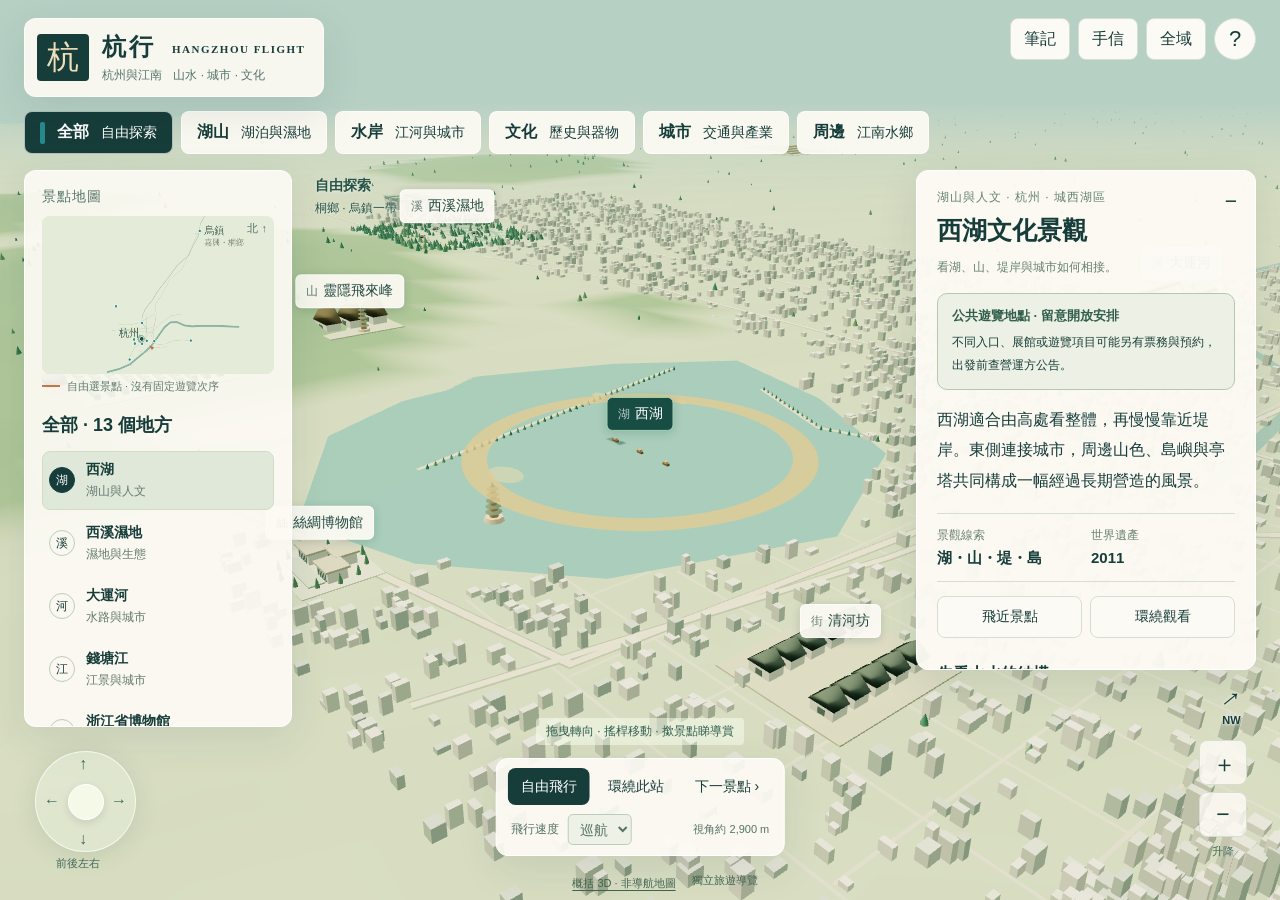
<file: index.html>
<!doctype html>
<html lang="zh-HK">
<head>
<meta charset="utf-8"><meta name="viewport" content="width=device-width,initial-scale=1,viewport-fit=cover"><meta name="theme-color" content="#153e3c"><meta name="referrer" content="no-referrer"><meta http-equiv="Content-Security-Policy" content="default-src 'self'; script-src 'self'; style-src 'self' 'unsafe-inline'; img-src 'self' data: blob:; connect-src 'self'; font-src 'self'; object-src 'none'; base-uri 'self'; form-action 'none'">
<title>杭行｜杭州與江南 3D 自由導覽</title><meta name="description" content="用3D航拍視角探索西湖、西溪、大運河、錢塘江與江南水鄉。自由選擇景點，閱讀山水與文化背景。">
<link rel="icon" type="image/svg+xml" href="data:image/svg+xml,%3Csvg xmlns='http://www.w3.org/2000/svg' viewBox='0 0 32 32'%3E%3Crect width='32' height='32' rx='7' fill='%23153e3c'/%3E%3Cpath d='M5 20 12 8 19 20M13 20l7-13 7 13M5 25h22' fill='none' stroke='%23f2dfb1' stroke-width='2'/%3E%3C/svg%3E">
<link rel="stylesheet" href="./style.css">
</head>
<body>
<main id="app">
<div id="world" tabindex="0" aria-label="杭州3D航拍場景。拖曳轉向，WASD或搖桿移動，R和F升降。"></div><div id="labels"></div>
<header class="topbar"><div class="brand"><span class="seal" aria-hidden="true">杭</span><div><h1>杭行 <span>HANGZHOU FLIGHT</span></h1><p>杭州與江南 <span>山水 · 城市 · 文化</span></p></div></div><div class="top-actions"><button id="show-explorer" aria-expanded="false" aria-controls="explorer">景點</button><button id="city-knowledge" aria-label="認識杭州">筆記</button><button id="souvenirs" aria-label="手信選購指南">手信</button><button id="overview">全域</button><button id="help" class="circle" aria-label="操作及資料說明">?</button></div></header>
<nav class="categorybar" aria-label="選擇探索主題" id="categories"></nav>
<aside id="explorer" aria-label="景點清單與地圖"><div class="aside-heading"><span>景點地圖</span><button id="close-explorer" class="circle" aria-label="收起景點">×</button></div><div class="map-wrap"><canvas id="minimap" width="560" height="350" aria-label="杭州與烏鎮景點總覽；可點選景點"></canvas><span>北 ↑</span></div><div class="map-key"><i></i><span>自由選景點 · 沒有固定遊覽次序</span></div><h2 id="category-title"></h2><ol id="stops"></ol><p class="explorer-note">從主題選擇景點；地圖只供認識地理關係，現場資訊請查景區公告。</p></aside>
<div class="scene-status"><span id="mode-label">自由探索</span><span id="region-label">杭州 · 西湖一帶</span></div>
<div class="compass" aria-label="視角方位"><span id="compass-needle">↑</span><b id="heading">N</b></div>
<aside id="guide" class="guide" aria-label="地點導賞"><button id="guide-teaser" aria-expanded="false" aria-controls="guide-content"></button><div id="guide-content"></div></aside>
<div class="flight-console"><div class="flight-mode" role="group" aria-label="飛行方式"><button id="free-mode" class="active" aria-pressed="true">自由飛行</button><button id="orbit-mode" aria-pressed="false">環繞此站</button><button id="next-stop">下一景點 ›</button></div><div class="speed-control"><label for="speed-select">飛行速度</label><select id="speed-select"><option value="0.65">慢遊</option><option value="3.5" selected>巡航</option><option value="24">跨城</option></select><span id="altitude">視角高度</span></div></div>
<div id="joystick" aria-label="按住並拖曳控制前後左右移動" role="group"><span class="joy-n">↑</span><span class="joy-w">←</span><span class="joy-e">→</span><span class="joy-s">↓</span><div id="knob"></div></div><span class="joystick-label">前後左右</span>
<div class="alt-controls"><button id="rise" aria-label="按住上升">＋</button><button id="lower" aria-label="按住下降">−</button><span>升降</span></div>
<div id="scene-hint">拖曳轉向 · 搖桿移動 · 撳景點睇導賞</div>
<footer><button id="model-note">概括 3D · 非導航地圖</button><span>獨立旅遊導覽</span></footer><div id="toast" role="status" aria-live="polite"></div>
<div id="loading" role="status"><span class="loading-mark">杭</span><strong>正在展開杭州山水</strong><p>準備湖山、水岸與江南街景</p></div>
<dialog id="info-dialog"><div class="dialog-top"><span>杭州隨行筆記</span><button class="dialog-close circle" aria-label="關閉">×</button></div><h2>先認識這片山水。</h2><div id="knowledge-cards"></div></dialog>
<dialog id="souvenir-dialog" aria-labelledby="souvenir-title"><button class="dialog-close" aria-label="關閉">×</button><p class="eyebrow">TAKE A LITTLE HANGZHOU HOME</p><h2 id="souvenir-title">帶一點杭州回去</h2><p class="dialog-intro">六種手信靈感，先看材料與標示，再選自己喜歡的。沒有固定店家清單或即時售價；食品介紹及選購提示為編輯建議。</p><div id="souvenir-cards" class="knowledge-grid"></div></dialog>
<dialog id="help-dialog"><div class="dialog-top"><span>操作與資料</span><button class="dialog-close circle" aria-label="關閉">×</button></div><h2>像航拍機一樣探索。</h2><p><b>手機與平板</b><br>拖曳畫面轉向；左下搖桿移動；右下＋／−升降。雙指縮放可前進或後退。鬆手就停。</p><p><b>電腦</b><br>W A S D 移動，R／F 升降，方向鍵轉向，滑鼠拖曳看四周，滾輪前進／後退。Esc 停止環繞並收起面板。</p><p><b>按主題自由選擇</b><br>湖山、水岸、文化與周邊分類沒有固定日期或遊覽順序。「下一景點」只切換清單。遠距離移動可用「跨城」速度，亦可直接選目的地飛近。</p><p><b>簡化景觀模型</b><br>地形、水道、道路及建築是概括示意；民居、橋與展館使用通用造型。比例及高度經調整，不能作導航、測量或辨認真實入口。這裏沒有即時街景或實景掃描。</p><p><b>內容來源</b><br>景點介紹由公開資料重新撰寫，來源列於各景點。票價、船班、開放時間與展覽可能調整，出發前請查營運方資訊。本網站是獨立旅遊作品，未獲場館或任何部門背書。</p><p><b>私隱</b><br>應用沒有登入、表格、定位、分析追蹤、廣告或瀏覽紀錄儲存。外部資料連結由你點擊才開啟；網站託管服務仍可能處理 IP 及一般連線紀錄。<a href="./privacy.html">查看私隱及素材說明</a>。</p><p class="small">3D引擎：Three.js（MIT）。<a href="./vendor/THREE-LICENSE.txt" target="_blank" rel="noopener noreferrer">查看授權</a>。景觀圖形由程式繪製；沒有使用外部照片、標誌或地圖貼圖。</p></dialog>
</main>
<noscript><p>請啟用 JavaScript，以操作3D導覽；景點介紹來源列於網站資料說明。</p></noscript>
<script type="module" src="./app.js"></script>
</body></html>
</file>
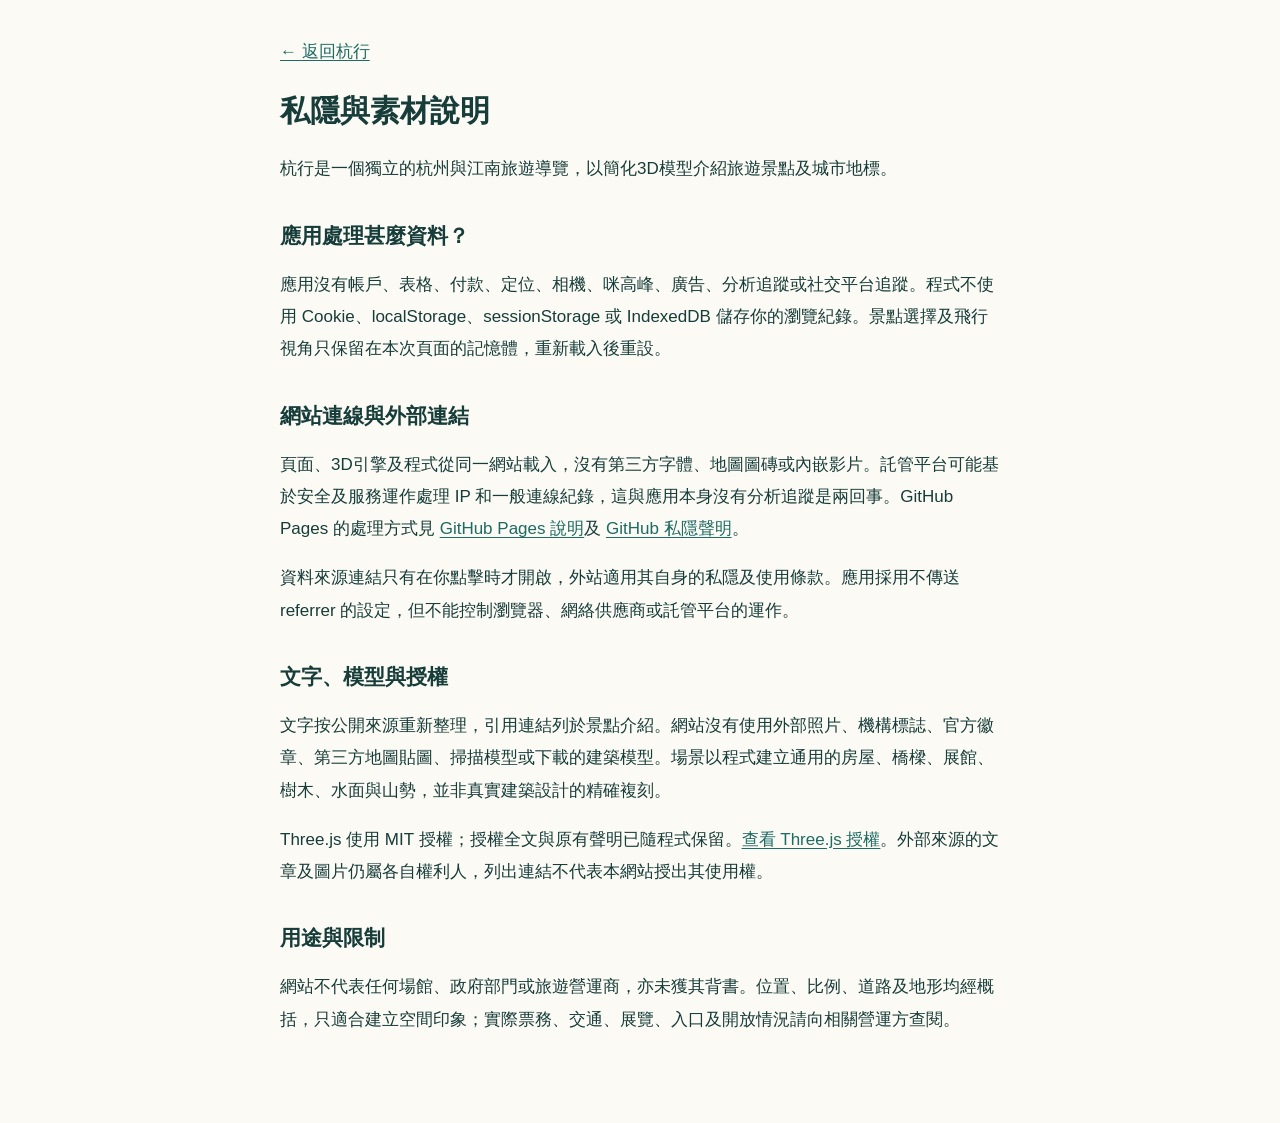
<file: privacy.html>
<!doctype html><html lang="zh-HK"><head><meta charset="utf-8"><meta name="viewport" content="width=device-width,initial-scale=1"><meta name="referrer" content="no-referrer"><meta http-equiv="Content-Security-Policy" content="default-src 'none'; style-src 'unsafe-inline'; base-uri 'none'; form-action 'none'"><title>私隱與素材｜杭行</title><style>body{margin:0;background:#fcfaf4;color:#173d3a;font:17px/1.9 -apple-system,BlinkMacSystemFont,"PingFang TC","Microsoft JhengHei",sans-serif}main{max-width:720px;padding:36px 24px 70px;margin:auto}h1,h2{line-height:1.5}h1{font-size:30px}h2{font-size:21px;margin-top:34px}a{color:#1d6b63;text-underline-offset:3px}small{font-size:14px}li{margin:8px 0}</style></head><body><main><a href="./index.html">← 返回杭行</a><h1>私隱與素材說明</h1><p>杭行是一個獨立的杭州與江南旅遊導覽，以簡化3D模型介紹旅遊景點及城市地標。</p><h2>應用處理甚麼資料？</h2><p>應用沒有帳戶、表格、付款、定位、相機、咪高峰、廣告、分析追蹤或社交平台追蹤。程式不使用 Cookie、localStorage、sessionStorage 或 IndexedDB 儲存你的瀏覽紀錄。景點選擇及飛行視角只保留在本次頁面的記憶體，重新載入後重設。</p><h2>網站連線與外部連結</h2><p>頁面、3D引擎及程式從同一網站載入，沒有第三方字體、地圖圖磚或內嵌影片。託管平台可能基於安全及服務運作處理 IP 和一般連線紀錄，這與應用本身沒有分析追蹤是兩回事。GitHub Pages 的處理方式見 <a href="https://docs.github.com/en/pages/getting-started-with-github-pages/what-is-github-pages" target="_blank" rel="noopener noreferrer">GitHub Pages 說明</a>及 <a href="https://docs.github.com/en/site-policy/privacy-policies/github-general-privacy-statement" target="_blank" rel="noopener noreferrer">GitHub 私隱聲明</a>。</p><p>資料來源連結只有在你點擊時才開啟，外站適用其自身的私隱及使用條款。應用採用不傳送 referrer 的設定，但不能控制瀏覽器、網絡供應商或託管平台的運作。</p><h2>文字、模型與授權</h2><p>文字按公開來源重新整理，引用連結列於景點介紹。網站沒有使用外部照片、機構標誌、官方徽章、第三方地圖貼圖、掃描模型或下載的建築模型。場景以程式建立通用的房屋、橋樑、展館、樹木、水面與山勢，並非真實建築設計的精確複刻。</p><p>Three.js 使用 MIT 授權；授權全文與原有聲明已隨程式保留。<a href="./vendor/THREE-LICENSE.txt">查看 Three.js 授權</a>。外部來源的文章及圖片仍屬各自權利人，列出連結不代表本網站授出其使用權。</p><h2>用途與限制</h2><p>網站不代表任何場館、政府部門或旅遊營運商，亦未獲其背書。位置、比例、道路及地形均經概括，只適合建立空間印象；實際票務、交通、展覽、入口及開放情況請向相關營運方查閱。</p></main></body></html>
</file>
<file: style.css>
:root{font-family:-apple-system,BlinkMacSystemFont,"Noto Sans TC","PingFang TC","Microsoft JhengHei",sans-serif;color:#173d3a;background:#b9d5cb;font-size:16px;--ink:#173d3a;--paper:#fcfaf4;--line:#d6ded1;--jade:#237b72;--accent:#c67548;--shadow:0 12px 40px #183d3a1a}*{box-sizing:border-box}body{margin:0}button,select{font:inherit;color:inherit}button{cursor:pointer;border:1px solid var(--line);background:var(--paper);border-radius:8px;min-height:42px;padding:8px 13px;transition:background .18s,border-color .18s}button:hover{background:#e7eedf;border-color:#809c8c}button:focus-visible,select:focus-visible,a:focus-visible,#world:focus-visible{outline:3px solid #d9803f;outline-offset:3px}button:disabled{opacity:.5;cursor:default}button.active{background:var(--ink);border-color:var(--ink);color:#fff}a{color:#1d6b63;text-underline-offset:3px}p{line-height:1.8}h1,h2,h3,p{margin-top:0}#app{height:100dvh;min-height:460px;overflow:hidden;position:relative}#world,#labels{position:absolute;inset:0}#world{touch-action:none;outline:none}#world canvas{display:block;width:100%;height:100%}#labels{pointer-events:none;overflow:hidden}.place-label{position:absolute;left:0;top:0;white-space:nowrap;transform:translate(-50%,-100%);padding:6px 10px;border-radius:6px;min-height:34px;font-size:.875rem;border:1px solid #ffffffaa;box-shadow:0 2px 10px #143f3930;pointer-events:auto;background:#fcfaf4ec;color:#254b43;will-change:transform}.place-label.active{background:#184d44;color:#fff;border-color:#a3d5b8}.place-label small{margin-right:5px;color:inherit;opacity:.7}.topbar{position:absolute;z-index:5;top:max(18px,env(safe-area-inset-top));left:24px;right:24px;display:flex;justify-content:space-between;gap:16px;pointer-events:none}.brand{display:flex;align-items:center;gap:13px;background:#fcfaf4ed;padding:12px 18px 12px 12px;border:1px solid #fff9;border-radius:12px;box-shadow:var(--shadow);pointer-events:auto}.seal{font-family:"Songti TC","PMingLiU",serif;font-size:32px;background:var(--ink);color:#eedfbb;padding:6px 10px;border-radius:4px;line-height:1.1}.brand h1{font-family:"Songti TC",serif;font-size:24px;font-weight:600;margin:0;letter-spacing:3px}.brand h1 span{font-family:inherit;font-size:11px;letter-spacing:1.5px;vertical-align:middle;margin-left:7px}.brand p{margin:3px 0 0;font-size:12px;line-height:1.5;color:#55726a}.brand p span{margin-left:8px}.top-actions{display:flex;align-items:flex-start;gap:8px;pointer-events:auto}.circle{width:42px;min-width:42px;padding:4px;border-radius:50%;font-size:22px}.categorybar{position:absolute;top:111px;left:24px;right:24px;display:flex;gap:8px;z-index:4;overflow:auto;scrollbar-width:none}.categorybar button{display:flex;gap:12px;align-items:center;background:#fcfaf4ee;white-space:nowrap;border-color:#ffffffaa;min-height:43px;font-size:14px;padding:9px 15px}.categorybar button b{font-size:16px}.categorybar button.active{background:var(--ink);color:white}.categorybar button.active:before{content:'';width:5px;height:22px;background:var(--theme);border-radius:2px}.categorybar button small{font-size:12px;opacity:.7}#explorer{position:absolute;left:24px;top:170px;bottom:173px;width:268px;background:#fcfaf4ed;border:1px solid #ffffffe0;border-radius:12px;box-shadow:var(--shadow);padding:17px;overflow:auto;z-index:4;scrollbar-width:thin}.aside-heading{display:flex;align-items:center;justify-content:space-between;font-size:14px;letter-spacing:1px;color:#55746a}.aside-heading .circle{min-height:30px;width:30px;min-width:30px;font-size:20px}#close-explorer,#show-explorer{display:none}.map-wrap{height:158px;position:relative;margin:10px 0 4px;border-radius:8px;overflow:hidden;background:#e6ecdc}.map-wrap canvas{width:100%;height:100%;cursor:crosshair;display:block}.map-wrap>span{position:absolute;right:7px;top:5px;font-size:11px;color:#5a7163;pointer-events:none}.map-key{display:flex;gap:7px;align-items:center;font-size:11px;color:#647b70;line-height:1.5}.map-key i{display:inline-block;width:18px;height:2px;background:var(--accent)}#category-title{font-size:18px;font-weight:600;margin:18px 0 14px}#stops{padding:0;margin:0;list-style:none}#stops li{position:relative;padding-left:0;margin:0 0 4px}#stops button{display:flex;width:100%;align-items:center;text-align:left;gap:11px;border:1px solid transparent;background:transparent;padding:9px 6px}.stop-number{display:grid;place-items:center;min-width:26px;width:26px;height:26px;border:1px solid #bdcbbd;border-radius:50%;font-size:12px}.stop-text strong{display:block;font-size:14px;font-weight:600}.stop-text small{display:block;font-size:12px;line-height:1.5;color:#63796d;margin-top:3px}#stops button.active{color:var(--ink);background:#e0e9d9;border-color:#cfddc8}#stops button.active .stop-number{color:#fff;background:var(--ink);border-color:var(--ink)}.explorer-note{font-size:12px;line-height:1.7;color:#6c7e72;margin:18px 0 0}.scene-status{position:absolute;left:315px;top:177px;display:flex;flex-direction:column;gap:5px;font-size:12px;color:#255348;text-shadow:0 1px 3px #fff8;pointer-events:none}#mode-label{text-transform:uppercase;font-size:14px;font-weight:600}.compass{position:absolute;right:27px;bottom:174px;width:43px;display:grid;place-items:center;text-shadow:0 1px 3px white;pointer-events:none}.compass span{font-size:28px;display:block;transform-origin:center}.compass b{font-size:11px}.guide{position:absolute;right:24px;top:170px;bottom:230px;width:340px;background:#fcfaf4f5;border:1px solid #fff;border-radius:12px;box-shadow:var(--shadow);z-index:4;overflow:hidden;display:flex;flex-direction:column}#guide-teaser{border:0;border-radius:0;background:transparent;text-align:left;padding:18px 20px 16px;display:block;flex-shrink:0}#guide-teaser .eyebrow{font-size:12px;color:#658072;display:block;margin-bottom:7px;letter-spacing:1px}#guide-teaser strong{display:block;font-family:"Songti TC","PMingLiU",serif;font-size:25px;line-height:1.4;font-weight:600;padding-right:24px}#guide-teaser .chevron{position:absolute;right:18px;top:18px;font-size:21px}#guide-teaser small{display:block;font-size:12px;line-height:1.7;margin-top:9px;color:#677f73}#guide-content{overflow:auto;scrollbar-width:thin;padding:0 20px 22px}#guide-content p{font-size:16px;line-height:1.9}#guide-content h3{font-size:16px;line-height:1.7;margin:22px 0 7px}.place-intro{margin:4px 0 17px}.fact-row{display:flex;gap:10px;border-top:1px solid var(--line);border-bottom:1px solid var(--line);padding:13px 0}.fact-row div{flex:1;min-width:0}.fact-row small{display:block;font-size:12px;color:#6e8277;margin-bottom:5px}.fact-row strong{font-size:15px;font-weight:600}.position-note{padding:10px 12px;background:#edece1;font-size:12px!important;line-height:1.7!important;border-left:2px solid #be855b;border-radius:3px;margin:20px 0 12px}.source-list{font-size:12px;line-height:1.8;color:#6a7d71;border-top:1px solid var(--line);padding-top:13px}.source-list span,.source-list a{display:block;margin:5px 0}.guide-actions{display:flex;gap:8px;margin:14px 0 4px}.guide-actions button{flex:1;font-size:14px}.guide.minimized{top:auto;bottom:181px}.guide.minimized #guide-content{display:none}.guide.minimized #guide-teaser{padding:13px 17px}.guide.minimized #guide-teaser strong{font-size:21px}.guide.minimized #guide-teaser .eyebrow{margin-bottom:2px}.guide.minimized #guide-teaser small{display:none}.flight-console{position:absolute;z-index:4;bottom:44px;left:50%;transform:translateX(-50%);background:#fcfaf4ee;border:1px solid #fff;border-radius:12px;padding:9px 11px;box-shadow:var(--shadow);width:max-content;max-width:calc(100% - 300px)}.flight-mode{display:flex;gap:5px}.flight-mode button{font-size:14px;padding:8px 12px;min-height:37px;border-color:transparent;background:transparent}.flight-mode button.active{background:var(--ink)}.speed-control{display:flex;align-items:center;gap:9px;font-size:12px;padding:9px 3px 1px;color:#567267}.speed-control select{background:#eef2e6;border:1px solid #bacdba;border-radius:5px;padding:4px 7px;min-height:31px;font-size:14px}#altitude{margin-left:auto;font-size:11px}.flight-mode button.active:hover{background:#2b6155}#joystick{position:absolute;bottom:48px;left:35px;width:101px;height:101px;border:1px solid #fafffabb;border-radius:50%;background:#edf6e859;backdrop-filter:blur(6px);box-shadow:0 3px 25px #264a3820;touch-action:none;user-select:none;z-index:5;color:#426659}#joystick>span{position:absolute;font-size:16px}.joy-n{top:3px;left:43px}.joy-s{bottom:3px;left:43px}.joy-w{top:40px;left:8px}.joy-e{top:40px;right:8px}#knob{position:absolute;left:32px;top:32px;width:36px;height:36px;border:1px solid white;background:#fcfff2b3;border-radius:50%;pointer-events:none;box-shadow:0 3px 8px #183b3222}.joystick-label{position:absolute;bottom:29px;left:56px;font-size:11px;color:#436a5b;pointer-events:none}.alt-controls{position:absolute;right:33px;bottom:41px;display:flex;flex-direction:column;gap:7px;z-index:5}.alt-controls button{width:48px;height:45px;font-size:23px;background:#fcfaf4d9;touch-action:none}.alt-controls span{text-align:center;font-size:11px;color:#436a5b}.flight-console button:active,.alt-controls button:active{background:#d8e7cf}#scene-hint{position:absolute;bottom:155px;left:50%;transform:translateX(-50%);white-space:nowrap;font-size:12px;color:#325f51;pointer-events:none;background:#fafff080;padding:5px 10px;border-radius:4px}footer{position:absolute;bottom:7px;left:180px;right:130px;display:flex;justify-content:center;gap:16px;font-size:11px;color:#416451}footer button{font-size:11px;min-height:20px;padding:0;background:transparent;border:none;text-decoration:underline;text-underline-offset:3px}#toast{position:absolute;left:50%;top:170px;transform:translate(-50%,-10px);opacity:0;pointer-events:none;background:#173d3a;color:#fff;padding:12px 17px;border-radius:8px;font-size:14px;max-width:80%;z-index:10;transition:opacity .2s,transform .2s}#toast.show{opacity:1;transform:translate(-50%,0)}#loading{position:absolute;inset:0;z-index:15;background:#e2eadc;display:flex;flex-direction:column;align-items:center;justify-content:center;gap:20px}#loading .loading-mark{font-family:serif;font-size:60px;line-height:1;color:#296355;padding:28px;border:1px solid #8da48f;border-radius:50%}#loading strong{font-family:serif;font-size:24px;font-weight:500}#loading p{font-size:14px;color:#697f6e}#loading.error{inset:auto 16% 30%;padding:25px;border:1px solid #ccd8c4;border-radius:12px;gap:10px}#loading.error strong{font-size:20px}dialog{color:var(--ink);background:var(--paper);border:1px solid white;border-radius:16px;padding:26px 30px;max-width:610px;width:calc(100% - 32px);max-height:85dvh;box-shadow:0 20px 100px #123e3c55}dialog::backdrop{background:#123e3c55;backdrop-filter:blur(3px)}.dialog-top{display:flex;justify-content:space-between;align-items:center;gap:15px;margin-bottom:20px;color:#587968;font-size:13px;letter-spacing:2px}dialog h2{font-family:serif;font-size:29px;line-height:1.5}dialog p{font-size:16px;line-height:1.9}dialog .small{font-size:12px}dialog .knowledge-card{padding:20px 0;border-top:1px solid var(--line)}.knowledge-card>span{font-size:12px;color:#a1613f}.knowledge-card h3{font-size:21px;margin:7px 0 10px;font-family:serif}.knowledge-card p{margin-bottom:10px}.knowledge-card a{font-size:12px;display:block;line-height:1.8}.no3d .flight-console,.no3d #joystick,.no3d .joystick-label,.no3d .alt-controls,.no3d .compass,.no3d #scene-hint{display:none}
@media(min-width:1600px){.guide{width:380px}#explorer{width:284px}.scene-status{left:330px}.categorybar{gap:10px}.categorybar button{min-width:170px}}
@media(max-width:1150px){.brand h1 span{display:none}.guide{width:305px}#explorer{width:235px;padding:13px}.scene-status{left:280px}.categorybar button{gap:8px;padding:8px 11px}.categorybar button small{display:none}}
@media(max-width:900px){.topbar{left:12px;right:12px;top:max(12px,env(safe-area-inset-top));gap:8px}.brand{padding:9px;gap:8px}.seal{font-size:26px;padding:6px 8px}.brand h1{font-size:23px}.brand p{font-size:11px}.brand p span{display:none}.top-actions{gap:5px}.top-actions button{font-size:13px;padding:7px 10px}.top-actions .circle{width:36px;min-width:36px;font-size:20px}.categorybar{left:12px;right:0;top:91px;padding-right:12px;gap:6px}.categorybar button{font-size:12px;gap:7px;padding:7px 10px;min-height:41px}.categorybar button b{font-size:14px}#show-explorer,#close-explorer{display:block}#explorer{display:none;left:12px;top:143px;bottom:162px;width:280px;z-index:8;background:#fcfaf4fa}#explorer.open{display:block}.scene-status{left:17px;top:147px;gap:2px}.guide{top:143px;bottom:204px;width:305px;right:12px}.guide.minimized{bottom:183px}.compass{right:19px;bottom:177px}.brand p{line-height:1.4}.guide.minimized~.compass{display:none}.map-wrap{height:170px}#guide-teaser strong{font-size:23px}}
@media(max-width:600px){#app{min-height:420px}.topbar{align-items:center}.brand{padding:8px;gap:7px;border-radius:9px}.brand h1{font-size:22px;letter-spacing:1px}.seal{font-size:24px;padding:5px 7px}.brand p{font-size:10px}.top-actions{gap:4px}.top-actions button{min-height:37px;font-size:12px;padding:6px 8px;border-radius:6px}.top-actions .circle{width:31px;min-width:31px;min-height:35px;font-size:18px}.categorybar{top:85px}.categorybar button span{display:none}.categorybar button{padding:8px 13px;gap:6px;flex:1;justify-content:center}.categorybar button.active:before{width:4px;height:16px}.categorybar button b{font-size:14px}.scene-status{top:139px;font-size:11px}#mode-label{font-size:12px}#explorer{top:133px;bottom:173px;width:calc(100% - 24px);max-width:340px}.map-wrap{height:140px}#explorer #stops button{padding:9px}.guide{left:12px;right:12px;top:135px;bottom:182px;width:auto;z-index:7}.guide.minimized{left:12px;right:12px;bottom:171px;top:auto;z-index:4}.guide.minimized #guide-teaser{padding:10px 15px}.guide.minimized #guide-teaser strong{font-size:19px;display:block}.guide.minimized #guide-teaser .eyebrow{font-size:11px}.guide:not(.minimized) #guide-teaser{padding:14px 17px}.guide:not(.minimized) #guide-teaser strong{font-size:24px}#guide-teaser small{margin-top:4px}#guide-content{padding-left:17px;padding-right:17px}#guide-content p{font-size:16px}.flight-console{max-width:none;width:calc(100% - 150px);bottom:44px;left:91px;transform:none;padding:6px;border-radius:9px}.flight-mode{flex-wrap:wrap;gap:0}.flight-mode button{font-size:12px;min-height:34px;padding:7px 7px;flex:1;white-space:nowrap}.flight-mode #next-stop{width:100%;flex-basis:100%;border-top:1px solid #d5decf;margin-top:4px;padding:3px 8px;min-height:29px}.speed-control{gap:5px;padding:5px 2px 1px;justify-content:center}.speed-control label{font-size:11px}.speed-control select{font-size:12px;min-height:28px;padding:3px 6px}#altitude{display:none}#joystick{left:11px;bottom:62px;width:72px;height:72px}#knob{left:23px;top:23px;width:26px;height:26px}.joy-n{top:0!important;left:29px!important}.joy-s{bottom:0!important;left:29px!important}.joy-w{left:4px!important;top:25px!important}.joy-e{right:4px!important;top:25px!important}#joystick>span{font-size:13px}.joystick-label{left:23px;bottom:43px;font-size:10px}.alt-controls{right:11px;bottom:47px;gap:5px}.alt-controls button{width:38px;height:39px;min-height:39px;padding:3px;font-size:22px}.alt-controls span{font-size:10px}.compass{right:14px;bottom:267px;width:30px}.compass span{font-size:25px}.compass b{font-size:10px}#scene-hint{bottom:22px;font-size:10px;padding:1px 5px}footer{left:0;right:0;bottom:3px;gap:6px}footer span{display:none}footer button{font-size:10px;min-height:18px}#toast{top:139px;font-size:13px;padding:10px 13px}dialog{padding:20px;max-height:90dvh}.dialog-top{margin-bottom:12px}dialog h2{font-size:25px}.place-label{font-size:12px;min-height:29px;padding:5px 8px}.no3d .guide.minimized{bottom:50px}}
@media(max-height:620px) and (min-width:601px){.topbar{top:8px}.brand{padding:6px 10px}.seal{font-size:23px}.brand h1{font-size:21px}.brand p{font-size:10px}.categorybar{top:78px}.categorybar button{min-height:34px;padding:5px 10px}.guide,#explorer{top:122px;bottom:130px}.guide.minimized{top:auto;bottom:135px}.map-wrap{height:110px}.scene-status{top:132px}.flight-console{bottom:28px}#joystick{bottom:25px;width:80px;height:80px}#knob{left:24px;top:24px;width:30px;height:30px}.joy-n,.joy-s{left:34px!important}.joy-e,.joy-w{top:30px!important}.joystick-label{bottom:8px}.alt-controls{bottom:12px}.compass{bottom:140px}#scene-hint{display:none}footer{bottom:2px}}
@media(prefers-reduced-motion:reduce){*{transition:none!important;scroll-behavior:auto!important}}
@media(max-width:370px){.brand p{display:none}.brand h1{font-size:20px}.brand{gap:5px;padding:6px}.seal{font-size:21px;padding:4px 6px}.top-actions button{padding:6px;font-size:12px}.categorybar button{padding:7px 8px}.flight-mode button{font-size:11px;padding:6px 5px}}

/* Public access notes and lightweight souvenir guide. */
.access-note{padding:12px 14px;margin-bottom:15px;border:1px solid #b6c8ac;background:#edf1e5;border-radius:10px}.access-note strong{font-size:13px;color:#315e4c}.access-note p{font-size:12px!important;line-height:1.65;margin:6px 0 0!important}.access-note.restricted{background:#fbefdd;border-color:#d6b87e}.access-note.restricted strong{color:#805920}.nearby-links{display:flex;flex-wrap:wrap;gap:7px;margin:12px 0}.nearby-links button{border:1px solid #bcccb6;background:#f2f4e9;color:#315e4c;padding:9px 11px;border-radius:7px;font:inherit;font-size:12px;cursor:pointer}.nearby-links button:hover{background:#dbe7d4}.nearby-note{font-size:12px!important}.gift-card h4{font-size:12px;margin:17px 0 5px;color:#487260}.gift-card h4+p{margin-top:0}#souvenir-dialog{width:min(820px,calc(100vw - 28px))}#souvenir-cards{display:grid;grid-template-columns:repeat(2,minmax(0,1fr));gap:14px}.dialog-intro{line-height:1.8;color:#536c59;font-size:14px}
@media(max-width:600px){#souvenir-cards{grid-template-columns:1fr}.top-actions{gap:4px}.top-actions button{padding-left:8px;padding-right:8px}#souvenir-dialog{padding:24px 17px}}

#souvenir-dialog>.dialog-close{float:right;margin-left:12px} @media(max-width:370px){.top-actions button{padding-left:6px;padding-right:6px}.brand .seal{display:none}}
</file>
